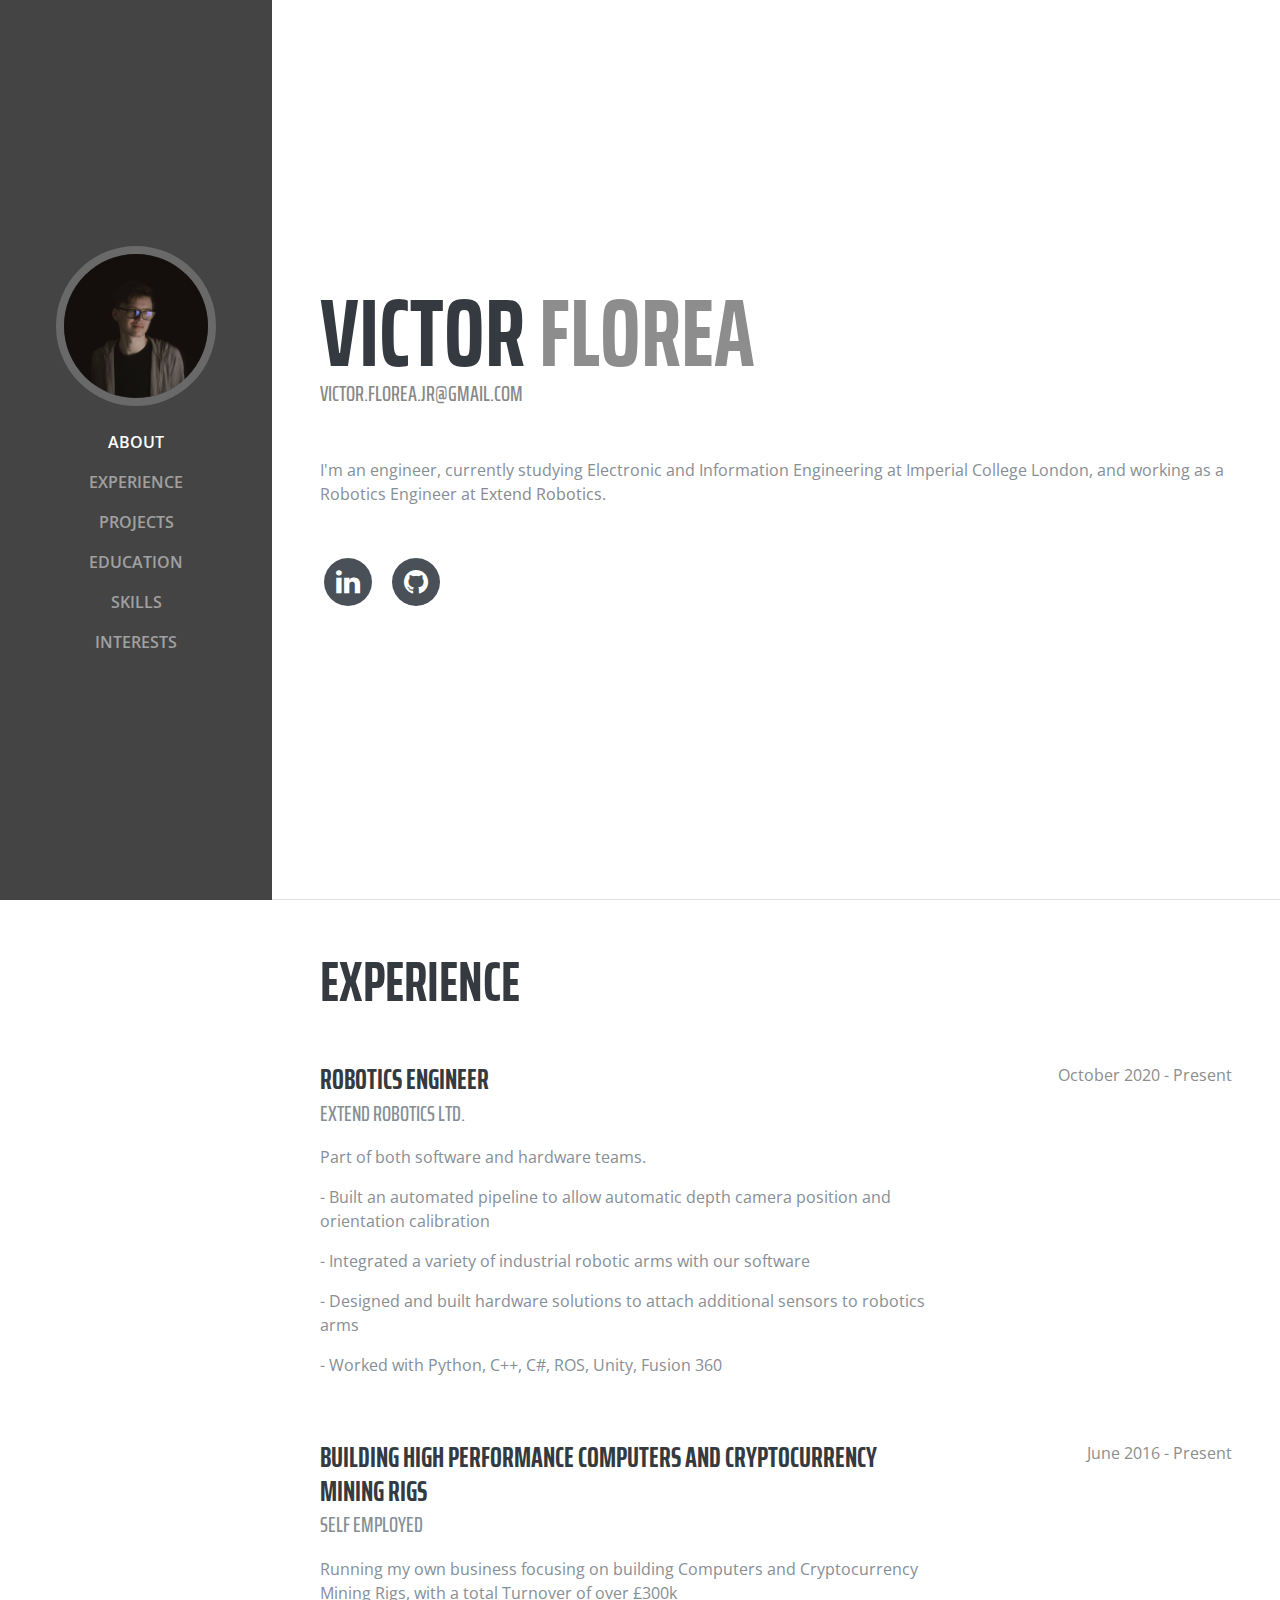
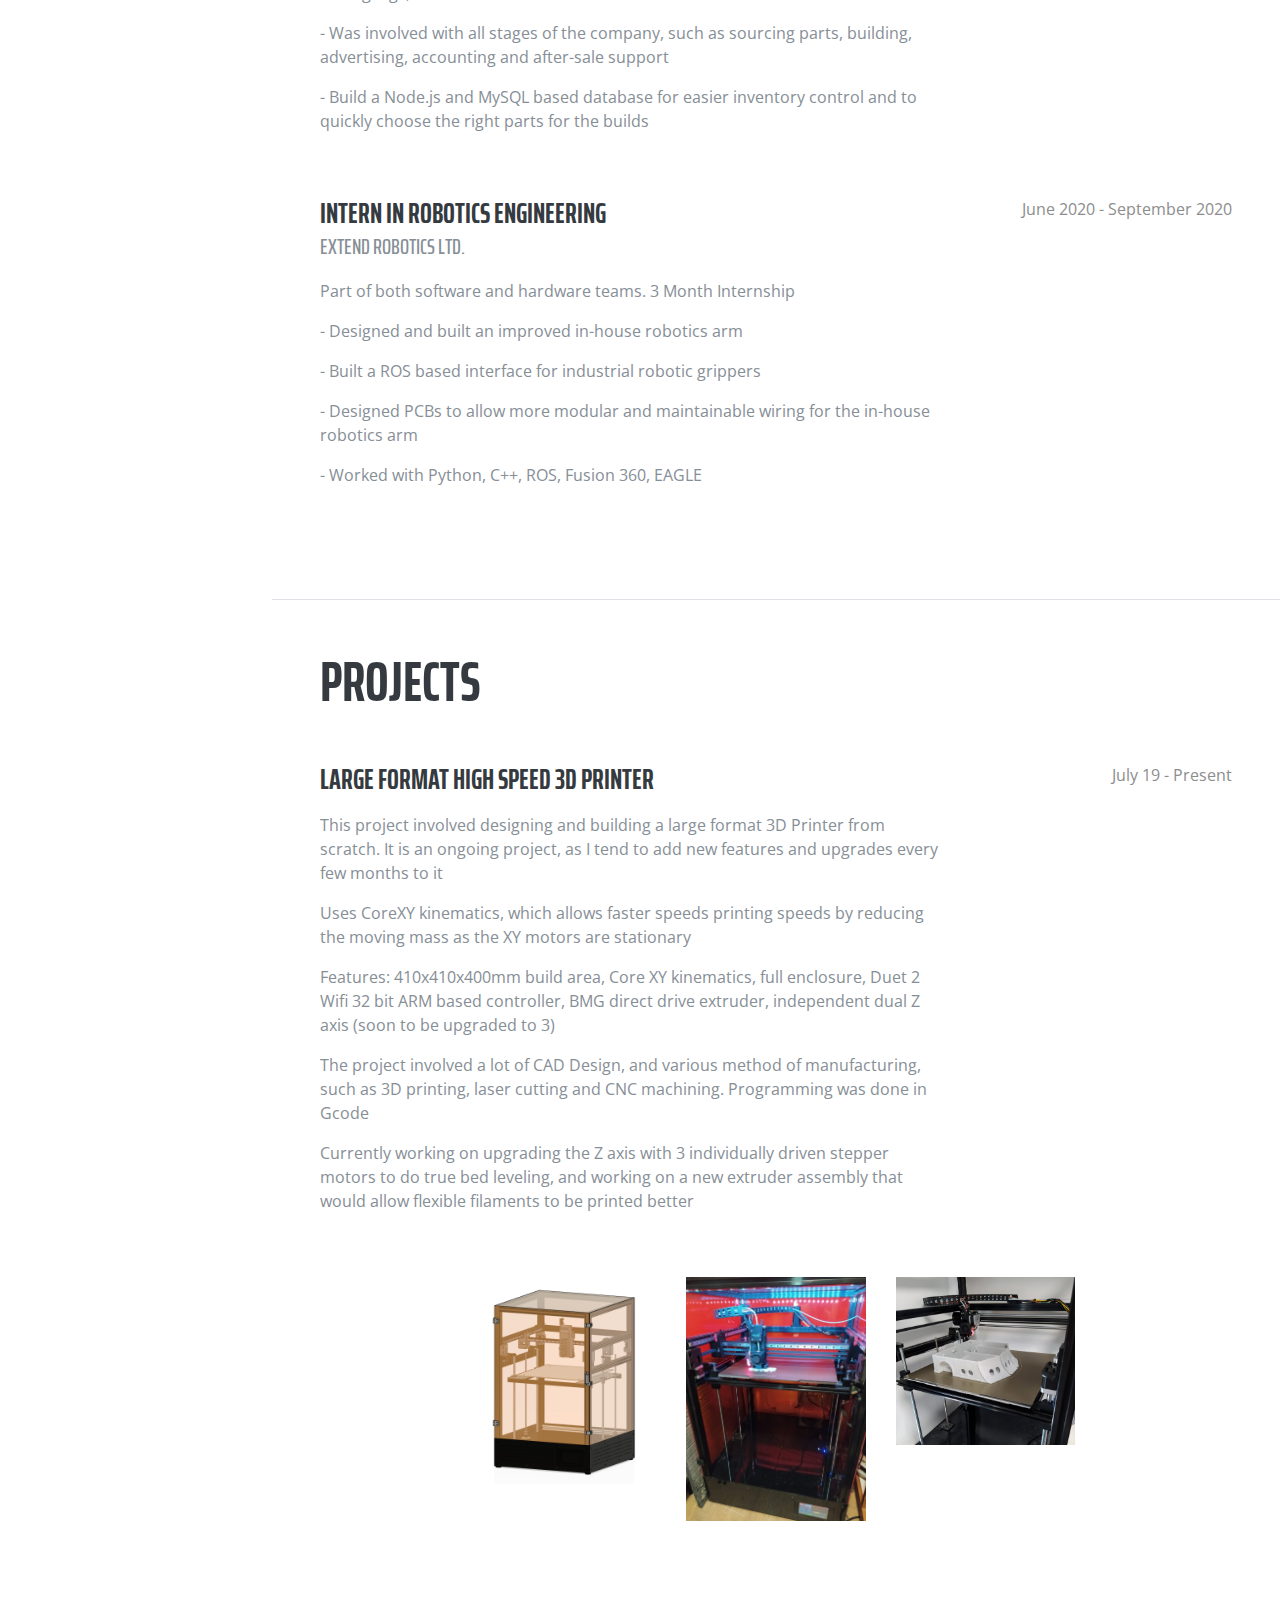
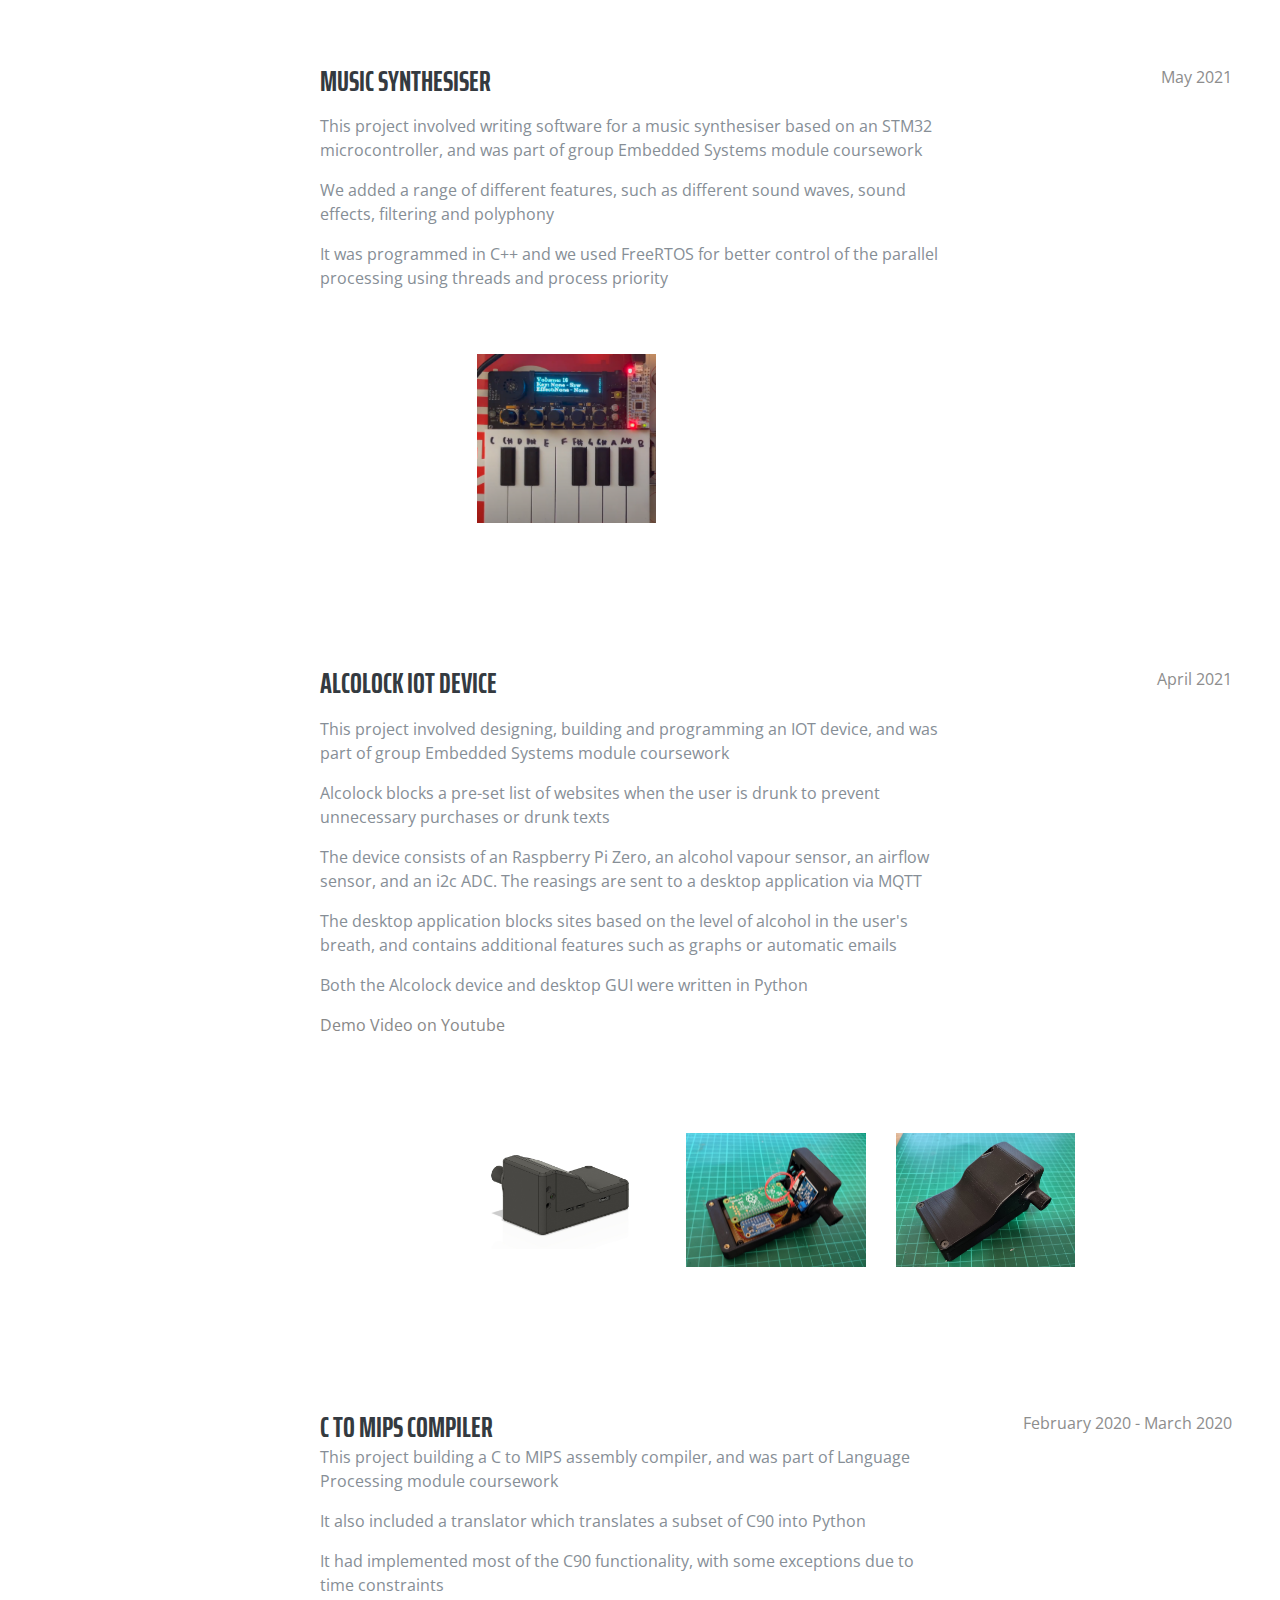
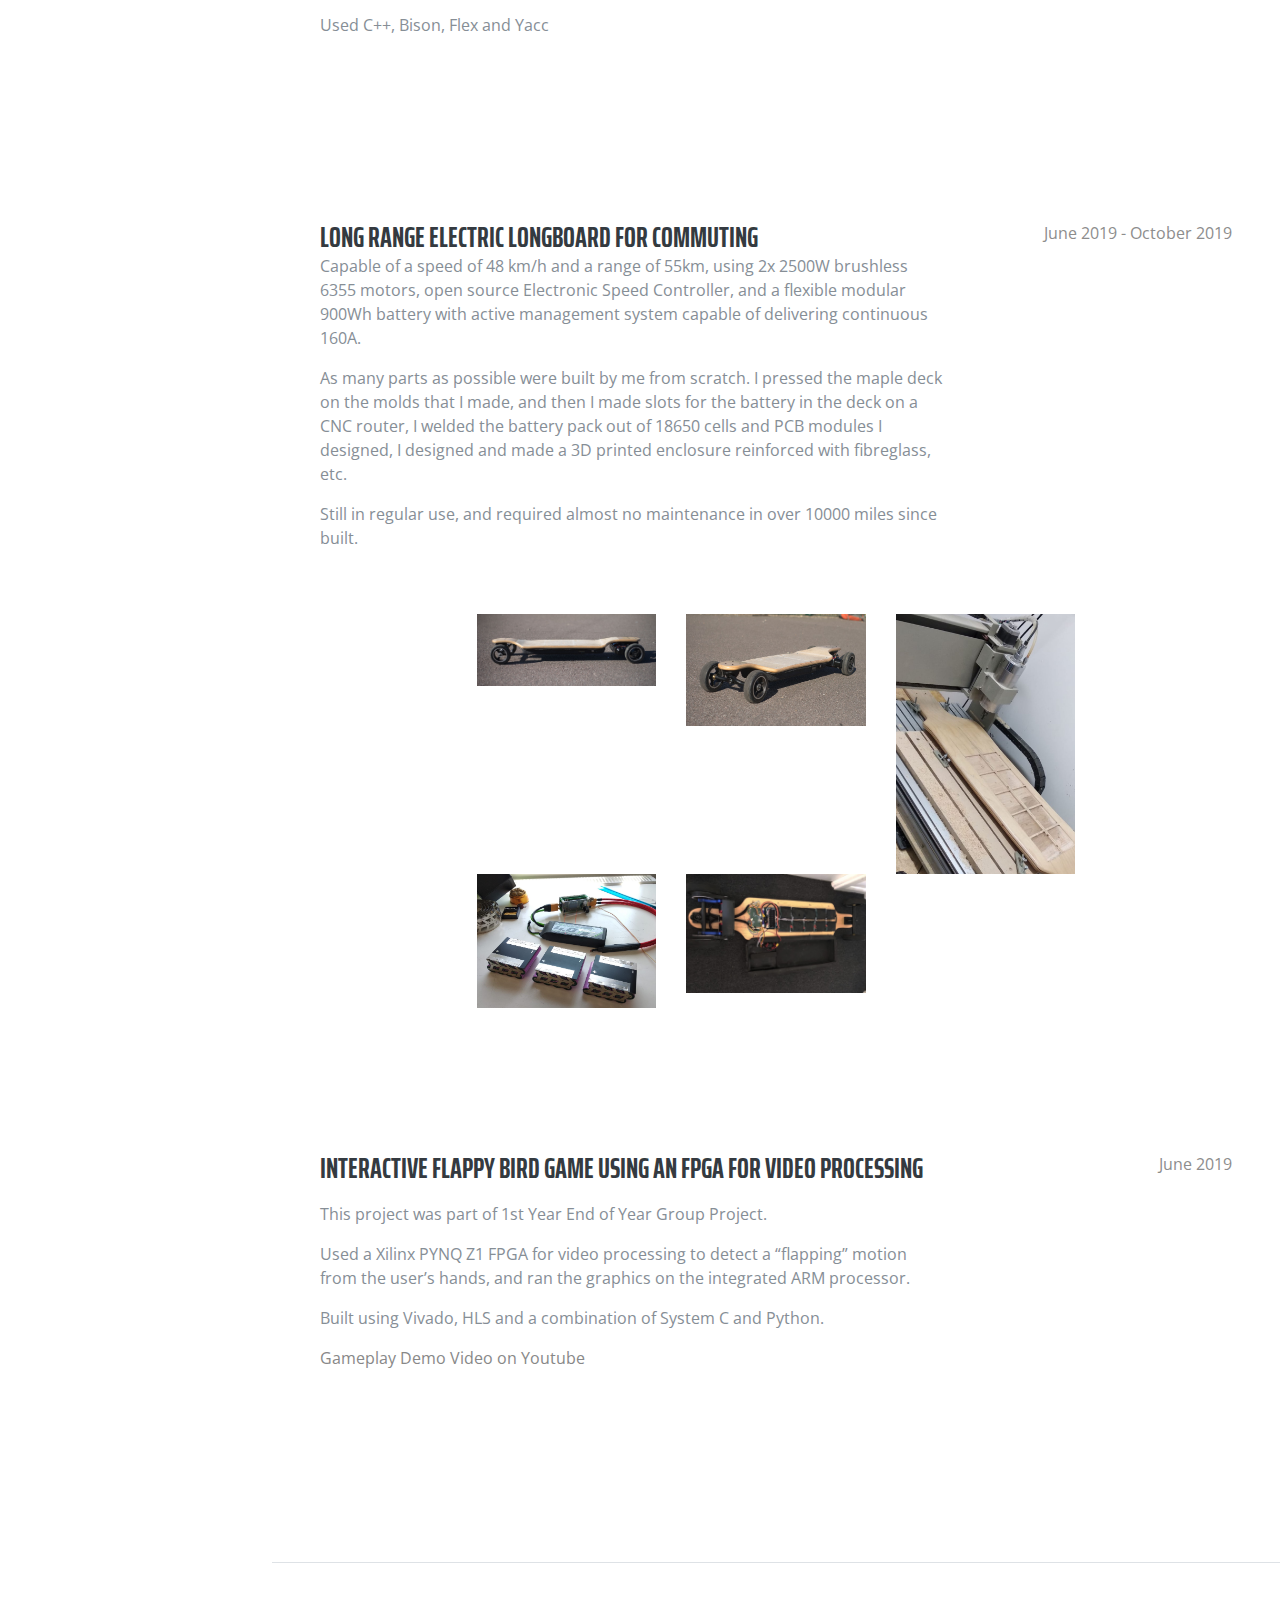
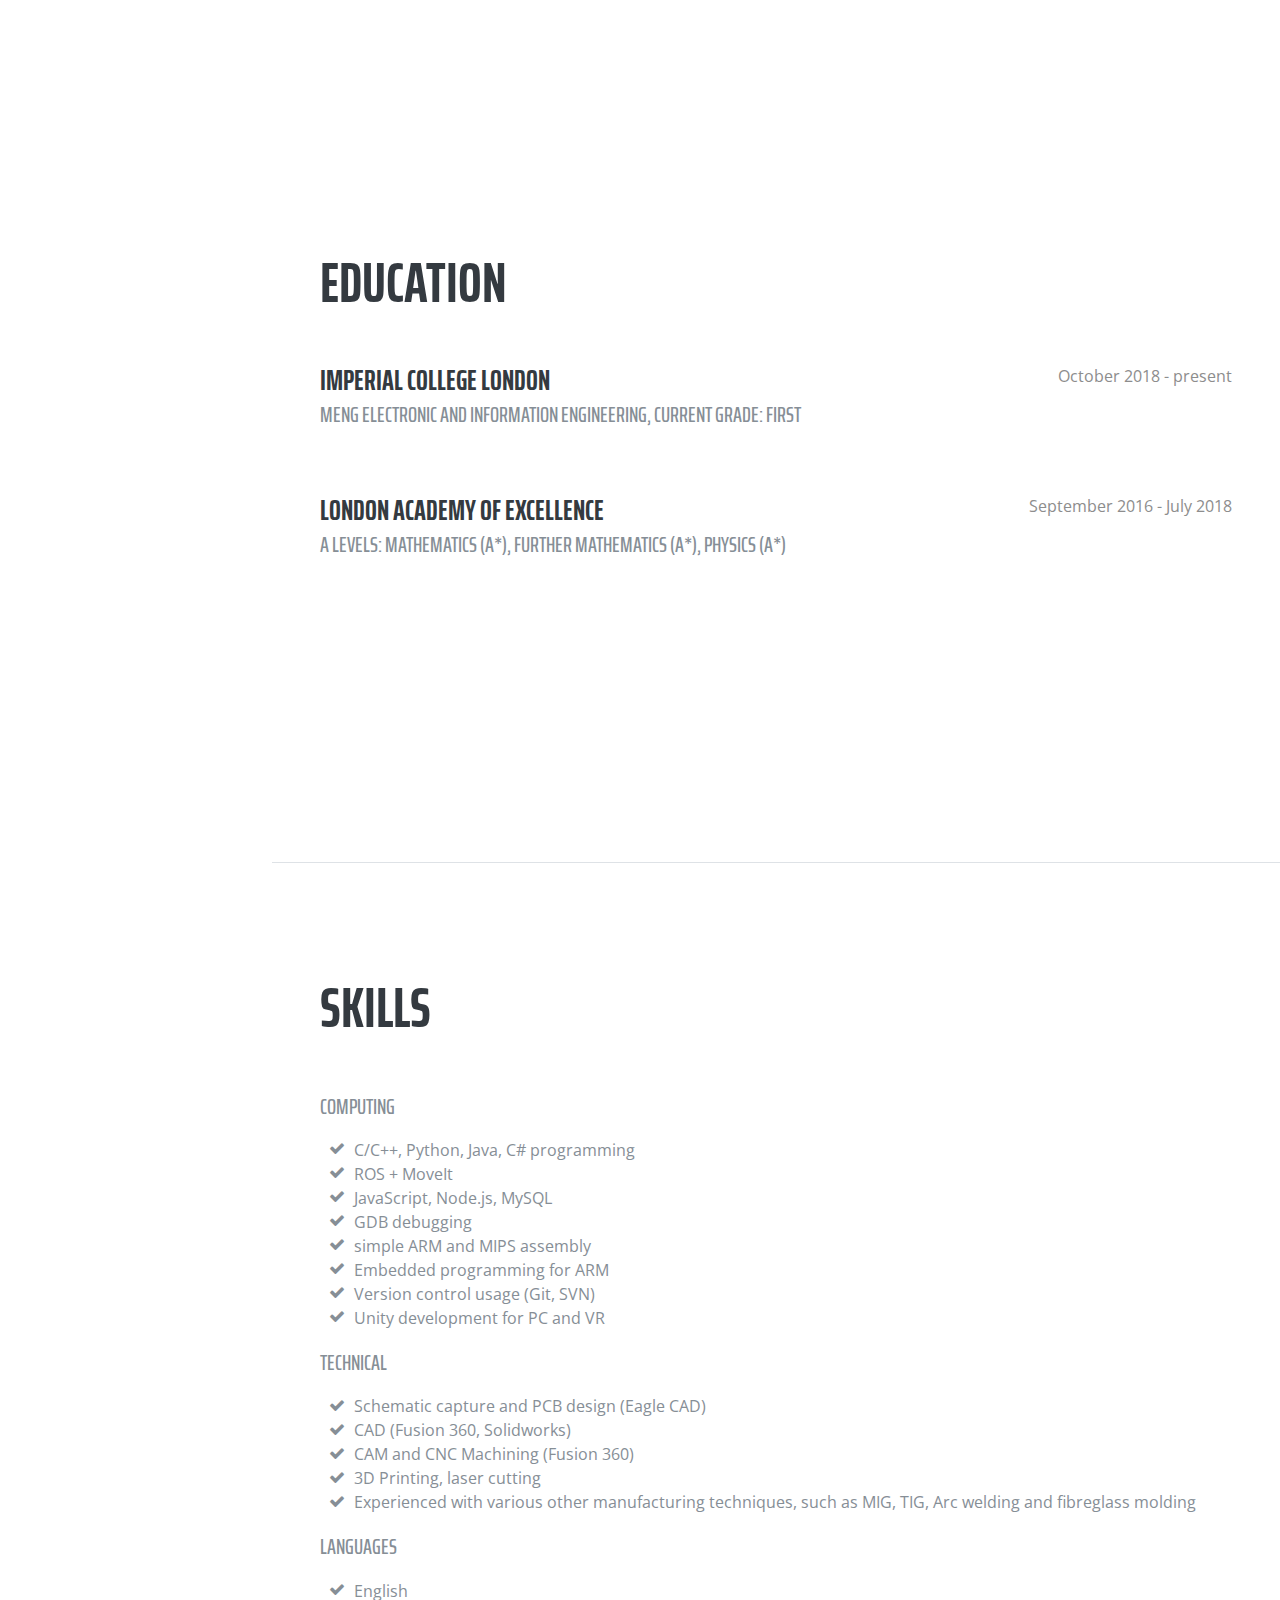
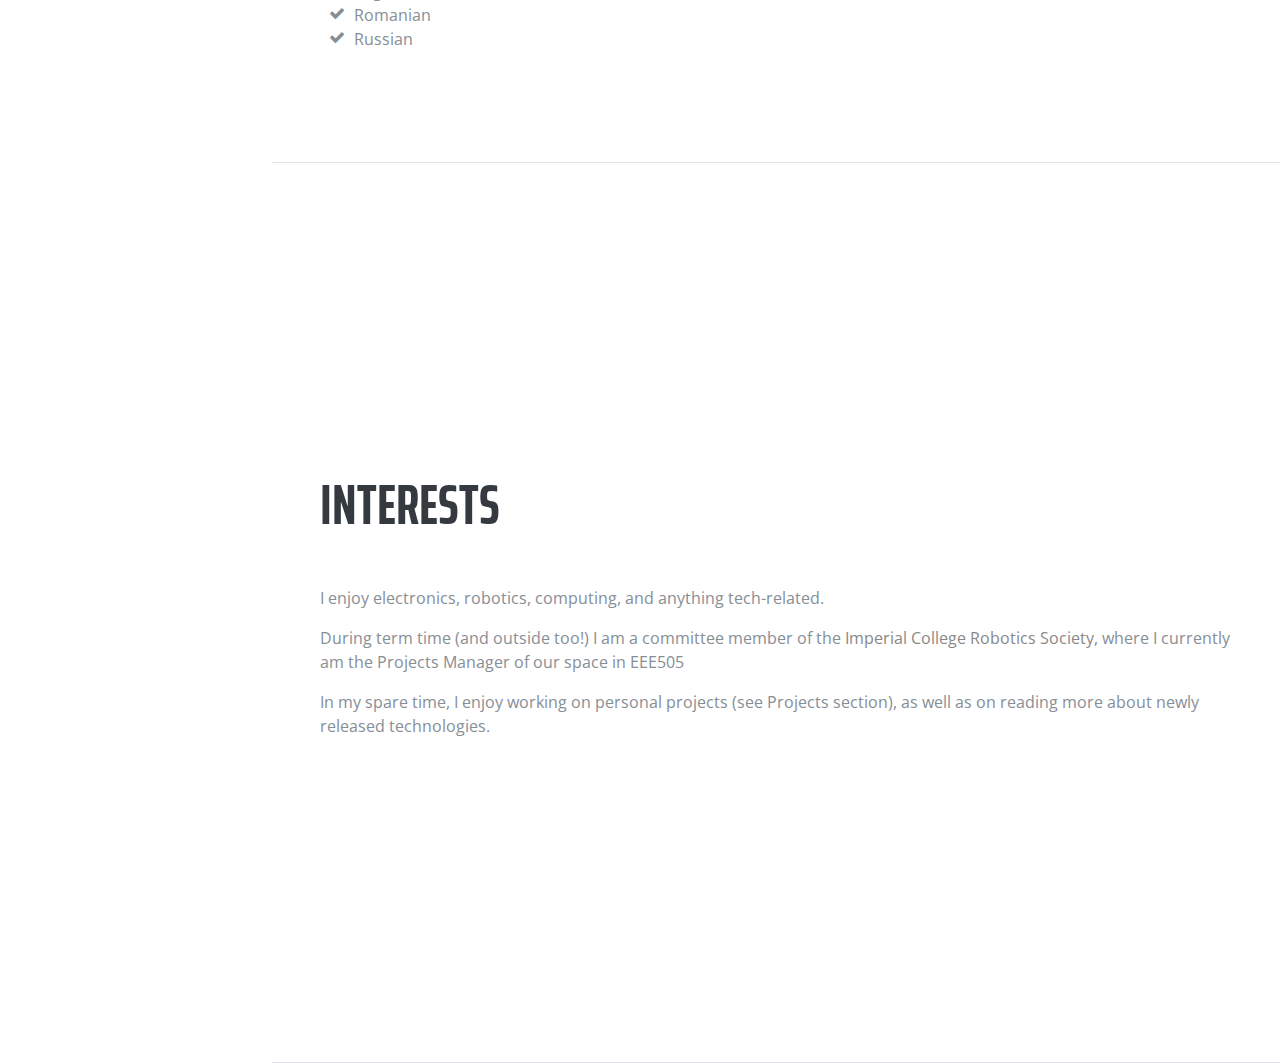
<file: index.html>
<!DOCTYPE html>
<html lang="en">

  
<head>

    <meta charset="utf-8">
    <meta name="viewport" content="width=device-width, initial-scale=1, shrink-to-fit=no">
    <meta name="description" content="">
    <meta name="author" content="">

    <title>Victor Florea - Portfolio</title>

    <!-- Bootstrap core CSS -->
    <link href="vendor/bootstrap/css/bootstrap.min.css" rel="stylesheet">
    
    <link href="scss/ekko-lightbox.css" rel="stylesheet">

    <!-- Custom fonts for this template -->
    <link href="https://fonts.googleapis.com/css?family=Saira+Extra+Condensed:100,200,300,400,500,600,700,800,900" rel="stylesheet">
    <link href="https://fonts.googleapis.com/css?family=Open+Sans:300,300i,400,400i,600,600i,700,700i,800,800i" rel="stylesheet">
    <link href="vendor/font-awesome/css/font-awesome.min.css" rel="stylesheet">
    <link href="vendor/devicons/css/devicons.min.css" rel="stylesheet">
    <link href="vendor/simple-line-icons/css/simple-line-icons.css" rel="stylesheet">

    <!-- Custom styles for this template -->
    <link href="css/resume.css" rel="stylesheet">

  </head>

  <body id="page-top">

    <nav class="navbar navbar-expand-lg navbar-dark bg-primary fixed-top" id="sideNav">
      <a class="navbar-brand js-scroll-trigger" href="#page-top">
        <span class="d-block d-lg-none">Victor Florea - Portfolio</span>
        <span class="d-none d-lg-block">
          <img class="img-fluid img-profile rounded-circle mx-auto mb-2" src="img/profile.jpg" alt="">
        </span>
      </a>
      <button class="navbar-toggler" type="button" data-toggle="collapse" data-target="#navbarSupportedContent" aria-controls="navbarSupportedContent" aria-expanded="false" aria-label="Toggle navigation">
        <span class="navbar-toggler-icon"></span>
      </button>
      <div class="collapse navbar-collapse" id="navbarSupportedContent">
        <ul class="navbar-nav">
          <li class="nav-item">
            <a class="nav-link js-scroll-trigger" href="#about">About</a>
          </li>
          <li class="nav-item">
            <a class="nav-link js-scroll-trigger" href="#experience">Experience</a>
          </li>
          <li class="nav-item">
            <a class="nav-link js-scroll-trigger" href="#projects">Projects</a>
          </li>
          <li class="nav-item">
            <a class="nav-link js-scroll-trigger" href="#education">Education</a>
          </li>
          <li class="nav-item">
            <a class="nav-link js-scroll-trigger" href="#skills">Skills</a>
          </li>
          <li class="nav-item">
            <a class="nav-link js-scroll-trigger" href="#interests">Interests</a>
          </li>
        </ul>
      </div>
    </nav>

    <div class="container-fluid p-0">

      <section class="resume-section p-3 p-lg-5 d-flex d-column" id="about">
        <div class="my-auto">
          <h1 class="mb-0">Victor
            <span class="text-primary">Florea</span>
          </h1>
          <div class="subheading mb-5">
            <a href="mailto:victor.florea.jr@gmail.com">victor.florea.jr@gmail.com</a>
          </div>
          <p class="mb-5">I'm an engineer, currently studying Electronic and Information Engineering at Imperial College London, and working as a Robotics Engineer at <a href="https://www.extendrobotics.com/">Extend Robotics.</a> </p>
 
          <ul class="list-inline list-social-icons mb-0">
            
            <li class="list-inline-item">
              <a href="https://www.linkedin.com/in/victor-florea-b03106118/">
                <span class="fa-stack fa-lg">
                  <i class="fa fa-circle fa-stack-2x"></i>
                  <i class="fa fa-linkedin fa-stack-1x fa-inverse"></i>
                </span>
              </a>
            </li>
            <li class="list-inline-item">
              <a href="https://github.com/VFjr">
                <span class="fa-stack fa-lg">
                  <i class="fa fa-circle fa-stack-2x"></i>
                  <i class="fa fa-github fa-stack-1x fa-inverse"></i>
                </span>
              </a>
            </li>
          </ul>
        </div>
      </section>

      <section class="resume-section p-3 p-lg-5 d-flex flex-column" id="experience">
        <div class="my-auto">
          <h2 class="mb-5">Experience</h2>


          <div class="resume-item d-flex flex-column flex-md-row mb-5">
            <div class="resume-content mr-auto">
              <h3 class="mb-0">Robotics Engineer</h3>
              <div class="subheading mb-3">Extend Robotics Ltd.</div>
              <p> Part of both software and hardware teams. </p>
              <p>- Built an automated pipeline to allow automatic depth camera position and orientation calibration </p>
              <p>- Integrated a variety of industrial robotic arms with our software </p>
              <p>- Designed and built hardware solutions to attach additional sensors to robotics arms </p>
              <p>- Worked with Python, C++, C#, ROS, Unity, Fusion 360</p>
            </div>
            <div class="resume-date text-md-right">
              <span class="text-primary">October 2020 - Present</span>
            </div>
          </div>

          <div class="resume-item d-flex flex-column flex-md-row mb-5">
            <div class="resume-content mr-auto">
              <h3 class="mb-0">Building High Performance Computers and Cryptocurrency Mining Rigs</h3>
              <div class="subheading mb-3">Self Employed</div>
              <p> Running my own business focusing on building Computers and Cryptocurrency Mining Rigs, with a total Turnover of over £300k</p>
              <p>- Was involved with all stages of the company, such as sourcing parts, building, advertising, accounting and after-sale support </p>
              <p>- Build a Node.js and MySQL based database for easier inventory control and to quickly choose the right parts for the builds </p>
            </div>
            <div class="resume-date text-md-right">
              <span class="text-primary">June 2016 - Present</span>
            </div>
          </div>

          <div class="resume-item d-flex flex-column flex-md-row mb-5">
            <div class="resume-content mr-auto">
              <h3 class="mb-0">Intern in Robotics Engineering</h3>
              <div class="subheading mb-3">Extend Robotics Ltd.</div>
              <p> Part of both software and hardware teams. 3 Month Internship</p>
              <p>- Designed and built an improved in-house robotics arm </p>
              <p>- Built a ROS based interface for industrial robotic grippers</p>
              <p>- Designed PCBs to allow more modular and maintainable wiring for the in-house robotics arm </p>
              <p>- Worked with Python, C++, ROS, Fusion 360, EAGLE</p>
            </div>
            <div class="resume-date text-md-right">
              <span class="text-primary">June 2020 - September 2020</span>
            </div>
          </div>



        </div>

      </section>

      
      
      <section class="resume-section p-3 p-lg-5 d-flex flex-column" id="projects">
        <div class="my-auto">
          <h2 class="mb-5">Projects</h2>
          
          
           <div class="resume-item d-flex flex-column flex-md-row mb-5">
            <div class="resume-content mr-auto">
              <h3 class="mb-0">Large Format High Speed 3D Printer</h3>
              <p></p>
              <p> This project involved designing and building a large format 3D Printer from scratch. It is an ongoing project, as I tend to add new features and upgrades every few months to it</p>
              <p> Uses CoreXY kinematics, which allows faster speeds printing speeds by reducing the moving mass as the XY motors are stationary </p>
              <p> Features: 410x410x400mm build area, Core XY kinematics, full enclosure, Duet 2 Wifi 32 bit ARM based controller, BMG direct drive extruder, independent dual Z axis (soon to be upgraded to 3) </p>
              <p> The project involved a lot of CAD Design, and various method of manufacturing, such as 3D printing, laser cutting and CNC machining. Programming was done in Gcode</p>
              <p> Currently working on upgrading the Z axis with 3 individually driven stepper motors to do true bed leveling, and working on a new extruder assembly that would allow flexible filaments to be printed better </p>
              </div>
            <div class="resume-date text-md-right">
              <span class="text-primary">July 19 - Present</span>
            </div>
          </div>
          
          <div class="row justify-content-center">
    <div class="col-md-8">
        <div class="row">
            <a href="img/3d_printer/render.png" data-toggle="lightbox" data-gallery="watch" class="col-sm-4">
                <img src="img/3d_printer/render.png" class="img-fluid">
            </a>
            <a href="img/3d_printer/current_photo.jpg" data-toggle="lightbox" data-gallery="watch" class="col-sm-4">
                <img src="img/3d_printer/current_photo.jpg" class="img-fluid">
            </a>
            <a href="img/3d_printer/sample.png" data-toggle="lightbox" data-gallery="watch" class="col-sm-4">
                <img src="img/3d_printer/sample.png" class="img-fluid">
            </a>
        </div>
     
    </div>
</div>
<br /> 
<br /> 
<br /> 
<br /> 
<br /> 
<br /> 




          <div class="resume-item d-flex flex-column flex-md-row mb-5">
            <div class="resume-content mr-auto">
              <h3 class="mb-0">Music Synthesiser</h3>
              <p></p>
              <p> This project involved writing software for a music synthesiser based on an STM32 microcontroller, and was part of group Embedded Systems module coursework </p>
              <p> We added a range of different features, such as different sound waves, sound effects, filtering and polyphony</p>
              <p> It was programmed in C++ and we used FreeRTOS for better control of the parallel processing using threads and process priority</p>
              </div>
            <div class="resume-date text-md-right">
              <span class="text-primary">May 2021</span>
            </div>
          </div>

<div class="row justify-content-center">
<div class="col-md-8">
<div class="row">
  <a href="img/synth.png" data-toggle="lightbox" data-gallery="watch" class="col-sm-4">
      <img src="img/synth.png" class="img-fluid">
  </a>

</div>

</div>
</div>
<br /> 
<br /> 
<br /> 
<br /> 
<br /> 
<br /> 




           <div class="resume-item d-flex flex-column flex-md-row mb-5">
            <div class="resume-content mr-auto">
              <h3 class="mb-0">AlcoLock IOT Device</h3>
              <p></p>
             <p>This project involved designing, building and programming an IOT device, and was part of group Embedded Systems module coursework</p>
             <p> Alcolock blocks a pre-set list of websites when the user is drunk to prevent unnecessary purchases or drunk texts </p>
             <p> The device consists of an Raspberry Pi Zero, an alcohol vapour sensor, an airflow sensor, and an i2c ADC. The reasings are sent to a desktop application via MQTT </p>
             <p> The desktop application blocks sites based on the level of alcohol in the user's breath, and contains additional features such as graphs or automatic emails </p>
             <p> Both the Alcolock device and desktop GUI were written in Python </p>
             <p class="mb-5"> <a href="https://www.youtube.com/watch?v=3BMfqGLoMrM">Demo Video on Youtube</a> </p>
              </div>
            </p>
            
            <div class="resume-date text-md-right">
              <span class="text-primary">April 2021</span>
            </div>
          </div>
          
          
             <div class="row justify-content-center">
    <div class="col-md-8">
        <div class="row">
            <a href="img/alcolock/render.jpg" data-toggle="lightbox" data-gallery="drone" class="col-sm-4">
                <img src="img/alcolock/render.jpg" class="img-fluid">
            </a>
            <a href="img/alcolock/inside.jpeg" data-toggle="lightbox" data-gallery="drone" class="col-sm-4">
                <img src="img/alcolock/inside.jpeg" class="img-fluid">
            </a>
            <a href="img/alcolock/outside.jpeg" data-toggle="lightbox" data-gallery="drone" class="col-sm-4">
              <img src="img/alcolock/outside.jpeg" class="img-fluid">
          </a>
        </div>
     
    </div>
</div>
<br /> 
<br /> 
<br /> 
<br /> 
<br /> 
<br /> 
          
       <div class="resume-item d-flex flex-column flex-md-row mb-5">
            <div class="resume-content mr-auto">
              <h3 class="mb-0">C to MIPS Compiler</h3>
              <p> This project building a C to MIPS assembly compiler, and was part of Language Processing module coursework</p>
              <p> It also included a translator which translates a subset of C90 into Python</p>
              <p> It had implemented most of the C90 functionality, with some exceptions due to time constraints</p>
              <p> Used C++, Bison, Flex and Yacc </p>
       </div>
            
            <div class="resume-date text-md-right">
              <span class="text-primary">February 2020 - March 2020</span>
            </div>
          </div>

<br /> 
<br /> 

<br /> 
<br /> 
<br /> 
             
          
          
<div class="resume-item d-flex flex-column flex-md-row mb-5">
            <div class="resume-content mr-auto">
              <h3 class="mb-0">Long Range Electric Longboard for Commuting</h3>
              <p>Capable of a speed of 48 km/h and a range of 55km, using 2x 2500W brushless 6355 motors, open source Electronic Speed Controller, and a flexible modular 900Wh battery with active management system capable of delivering continuous 160A.</p>
              <p>As many parts as possible were built by me from scratch. I pressed the maple deck on the molds that I made, and then I made slots for the battery in the deck on a CNC router, I welded the battery pack out of 18650 cells and PCB modules I designed, I designed and made a 3D printed enclosure reinforced with fibreglass, etc. </p> 
              <p>Still in regular use, and required almost no maintenance in over 10000 miles since built.</p>             
       </div>
            
            <div class="resume-date text-md-right">
              <span class="text-primary">June 2019 - October 2019</span>
            </div>
          </div>
          
          
             <div class="row justify-content-center">
    <div class="col-md-8">
        <div class="row">
            <a href="img/esk8/side.jpeg" data-toggle="lightbox" data-gallery="climbertimer" class="col-sm-4">
                <img src="img/esk8/side.jpeg" class="img-fluid">
            </a>
          
            <a href="img/esk8/front.jpeg" data-toggle="lightbox" data-gallery="climbertimer" class="col-sm-4">
              <img src="img/esk8/front.jpeg" class="img-fluid">
          </a>
          <a href="img/esk8/slots.jpeg" data-toggle="lightbox" data-gallery="climbertimer" class="col-sm-4">
            <img src="img/esk8/slots.jpeg" class="img-fluid">
        </a>
          <a href="img/esk8/battery.jpeg" data-toggle="lightbox" data-gallery="climbertimer" class="col-sm-4">
            <img src="img/esk8/battery.jpeg" class="img-fluid">
        </a>
        
          <a href="img/esk8/inside.jpeg" data-toggle="lightbox" data-gallery="climbertimer" class="col-sm-4">
            <img src="img/esk8/inside.jpeg" class="img-fluid">
        </a>
       
        </div>
     
    </div>
</div>
<br /> 
<br /> 
<br /> 
<br /> 
<br /> 
<br /> 
          
          
          
          
          <div class="resume-item d-flex flex-column flex-md-row mb-5">
            <div class="resume-content mr-auto">
              <h3 class="mb-0">Interactive Flappy Bird game using an FPGA for video processing</h3>
              <p></p>
              <p>This project was part of 1st Year End of Year Group Project. </p>
              <p>Used a Xilinx PYNQ Z1 FPGA for video processing to detect a “flapping” motion from the user’s hands, and ran the graphics on
                the integrated ARM processor.</p>
              <p>Built using Vivado, HLS and a combination of System C and Python.</p>
              <p class="mb-5"> <a href="https://www.youtube.com/watch?v=Gdy9L31zuA0">Gameplay Demo Video on Youtube</a> </p>
             
              </div>
            </p>
            
            <div class="resume-date text-md-right">
              <span class="text-primary">June 2019</span>
            </div>
          </div>

          
<br /> 
<br /> 


  
      </section>

      
<section class="resume-section p-3 p-lg-5 d-flex flex-column" id="education">
  <div class="my-auto">
    <h2 class="mb-5">Education</h2>

    <div class="resume-item d-flex flex-column flex-md-row mb-5">
      <div class="resume-content mr-auto">
        <h3 class="mb-0">Imperial College London</h3>
        <div class="subheading mb-3">MEng Electronic and Information Engineering, current grade: First</div>
      </div>
      <div class="resume-date text-md-right">
        <span class="text-primary">October 2018 - present</span>
      </div>
    </div>

    <div class="resume-item d-flex flex-column flex-md-row">
      <div class="resume-content mr-auto">
        <h3 class="mb-0">London Academy of Excellence</h3>
        <div class="subheading mb-3">A Levels: Mathematics (A*), Further Mathematics (A*), Physics (A*) </div>
      </div>
      <div class="resume-date text-md-right">
        <span class="text-primary">September 2016 - July 2018</span>
      </div>
    </div>

  </div>
</section>
         
      
      
      <section class="resume-section p-3 p-lg-5 d-flex flex-column" id="skills">
        <div class="my-auto">
          <h2 class="mb-5">Skills</h2>

          <div class="subheading mb-3">Computing</div>
          <ul class="fa-ul mb-0">
            <li>
              <i class="fa-li fa fa-check"></i>
              C/C++, Python, Java, C# programming</li>
            <li>
              <i class="fa-li fa fa-check"></i>
              ROS + MoveIt </li>
            <li>
              <i class="fa-li fa fa-check"></i>
              JavaScript, Node.js, MySQL </li>
            <li>
              <i class="fa-li fa fa-check"></i>
              GDB debugging</li>
            <li>
              <i class="fa-li fa fa-check"></i>
              simple ARM and MIPS assembly</li>
             <li>
              <i class="fa-li fa fa-check"></i>
              Embedded programming for ARM</li>
            <li>
              <i class="fa-li fa fa-check"></i>
              Version control usage (Git, SVN)</li>
              <li>
                <i class="fa-li fa fa-check"></i>
              Unity development for PC and VR</li>
              <li>

          </ul>
          <p> </p>
          <div class="subheading mb-3">Technical</div>
        <ul class="fa-ul mb-0">
            <li>
              <i class="fa-li fa fa-check"></i>
              Schematic capture and PCB design (Eagle CAD)</li>
            <li>
              <i class="fa-li fa fa-check"></i>
              CAD (Fusion 360, Solidworks)</li>
            <li>
              <i class="fa-li fa fa-check"></i>
              CAM and CNC Machining (Fusion 360) </li>
            <li>
              <i class="fa-li fa fa-check"></i>
              3D Printing, laser cutting</li>
            <li>
              
              <i class="fa-li fa fa-check"></i>
              Experienced with various other manufacturing techniques, such as MIG, TIG, Arc welding and fibreglass molding</li>
              <li>            
              
              
          </ul>
          
            <p></p>
          <div class="subheading mb-3">Languages</div>
          <ul class="fa-ul mb-0">
            <li>
              <i class="fa-li fa fa-check"></i>
              English</li>
            <li>
              <i class="fa-li fa fa-check"></i>
              Romanian</li>
            <li>
              <i class="fa-li fa fa-check"></i>
              Russian</li>
             <li>
          </ul>
        </div>
      </section>

      <section class="resume-section p-3 p-lg-5 d-flex flex-column" id="interests">
        <div class="my-auto">
          <h2 class="mb-5">Interests</h2>
         <p>I enjoy electronics, robotics, computing, and anything tech-related.</p>
         <p>During term time (and outside too!) I am a committee member of the <a href="http://icrs.io/">Imperial College Robotics Society</a>, where I currently am the Projects Manager of our space in EEE505</p>
          <p>In my spare time, I enjoy working on personal projects (see Projects section), as well as on reading more about newly released technologies.</p>

        </div>
      </section>

     
    </div>

    
    <!-- Bootstrap core JavaScript -->
    <script src="vendor/jquery/jquery.min.js"></script>
    <script src="vendor/bootstrap/js/bootstrap.bundle.min.js"></script>

    <!-- Plugin JavaScript -->
    <script src="vendor/jquery-easing/jquery.easing.min.js"></script>

    <!-- Custom scripts for this template -->
    <script src="js/resume.min.js"></script>
    
    <script src="js/ekko-lightbox.min.js"></script>
    
<script type="text/javascript">
    $(document).on('click', '[data-toggle="lightbox"]', function(event) {
                event.preventDefault();
                $(this).ekkoLightbox();
            });
    </script>
  </body>


</html>
</file>
<file: vendor/simple-line-icons/css/simple-line-icons.css>
@font-face {
  font-family: 'simple-line-icons';
  src: url('../fonts/Simple-Line-Iconsb26c.eot?v=2.4.0');
  src: url('../fonts/Simple-Line-Iconsb26c.eot?v=2.4.0#iefix') format('embedded-opentype'), url('../fonts/Simple-Line-Iconsb26c.woff2?v=2.4.0') format('woff2'), url('../fonts/Simple-Line-Iconsb26c.ttf?v=2.4.0') format('truetype'), url('../fonts/Simple-Line-Iconsb26c.woff?v=2.4.0') format('woff'), url('../fonts/Simple-Line-Iconsb26c.svg?v=2.4.0#simple-line-icons') format('svg');
  font-weight: normal;
  font-style: normal;
}
/*
 Use the following CSS code if you want to have a class per icon.
 Instead of a list of all class selectors, you can use the generic [class*="icon-"] selector, but it's slower:
*/
.icon-user,
.icon-people,
.icon-user-female,
.icon-user-follow,
.icon-user-following,
.icon-user-unfollow,
.icon-login,
.icon-logout,
.icon-emotsmile,
.icon-phone,
.icon-call-end,
.icon-call-in,
.icon-call-out,
.icon-map,
.icon-location-pin,
.icon-direction,
.icon-directions,
.icon-compass,
.icon-layers,
.icon-menu,
.icon-list,
.icon-options-vertical,
.icon-options,
.icon-arrow-down,
.icon-arrow-left,
.icon-arrow-right,
.icon-arrow-up,
.icon-arrow-up-circle,
.icon-arrow-left-circle,
.icon-arrow-right-circle,
.icon-arrow-down-circle,
.icon-check,
.icon-clock,
.icon-plus,
.icon-minus,
.icon-close,
.icon-event,
.icon-exclamation,
.icon-organization,
.icon-trophy,
.icon-screen-smartphone,
.icon-screen-desktop,
.icon-plane,
.icon-notebook,
.icon-mustache,
.icon-mouse,
.icon-magnet,
.icon-energy,
.icon-disc,
.icon-cursor,
.icon-cursor-move,
.icon-crop,
.icon-chemistry,
.icon-speedometer,
.icon-shield,
.icon-screen-tablet,
.icon-magic-wand,
.icon-hourglass,
.icon-graduation,
.icon-ghost,
.icon-game-controller,
.icon-fire,
.icon-eyeglass,
.icon-envelope-open,
.icon-envelope-letter,
.icon-bell,
.icon-badge,
.icon-anchor,
.icon-wallet,
.icon-vector,
.icon-speech,
.icon-puzzle,
.icon-printer,
.icon-present,
.icon-playlist,
.icon-pin,
.icon-picture,
.icon-handbag,
.icon-globe-alt,
.icon-globe,
.icon-folder-alt,
.icon-folder,
.icon-film,
.icon-feed,
.icon-drop,
.icon-drawer,
.icon-docs,
.icon-doc,
.icon-diamond,
.icon-cup,
.icon-calculator,
.icon-bubbles,
.icon-briefcase,
.icon-book-open,
.icon-basket-loaded,
.icon-basket,
.icon-bag,
.icon-action-undo,
.icon-action-redo,
.icon-wrench,
.icon-umbrella,
.icon-trash,
.icon-tag,
.icon-support,
.icon-frame,
.icon-size-fullscreen,
.icon-size-actual,
.icon-shuffle,
.icon-share-alt,
.icon-share,
.icon-rocket,
.icon-question,
.icon-pie-chart,
.icon-pencil,
.icon-note,
.icon-loop,
.icon-home,
.icon-grid,
.icon-graph,
.icon-microphone,
.icon-music-tone-alt,
.icon-music-tone,
.icon-earphones-alt,
.icon-earphones,
.icon-equalizer,
.icon-like,
.icon-dislike,
.icon-control-start,
.icon-control-rewind,
.icon-control-play,
.icon-control-pause,
.icon-control-forward,
.icon-control-end,
.icon-volume-1,
.icon-volume-2,
.icon-volume-off,
.icon-calendar,
.icon-bulb,
.icon-chart,
.icon-ban,
.icon-bubble,
.icon-camrecorder,
.icon-camera,
.icon-cloud-download,
.icon-cloud-upload,
.icon-envelope,
.icon-eye,
.icon-flag,
.icon-heart,
.icon-info,
.icon-key,
.icon-link,
.icon-lock,
.icon-lock-open,
.icon-magnifier,
.icon-magnifier-add,
.icon-magnifier-remove,
.icon-paper-clip,
.icon-paper-plane,
.icon-power,
.icon-refresh,
.icon-reload,
.icon-settings,
.icon-star,
.icon-symbol-female,
.icon-symbol-male,
.icon-target,
.icon-credit-card,
.icon-paypal,
.icon-social-tumblr,
.icon-social-twitter,
.icon-social-facebook,
.icon-social-instagram,
.icon-social-linkedin,
.icon-social-pinterest,
.icon-social-github,
.icon-social-google,
.icon-social-reddit,
.icon-social-skype,
.icon-social-dribbble,
.icon-social-behance,
.icon-social-foursqare,
.icon-social-soundcloud,
.icon-social-spotify,
.icon-social-stumbleupon,
.icon-social-youtube,
.icon-social-dropbox,
.icon-social-vkontakte,
.icon-social-steam {
  font-family: 'simple-line-icons';
  speak: none;
  font-style: normal;
  font-weight: normal;
  font-variant: normal;
  text-transform: none;
  line-height: 1;
  /* Better Font Rendering =========== */
  -webkit-font-smoothing: antialiased;
  -moz-osx-font-smoothing: grayscale;
}
.icon-user:before {
  content: "\e005";
}
.icon-people:before {
  content: "\e001";
}
.icon-user-female:before {
  content: "\e000";
}
.icon-user-follow:before {
  content: "\e002";
}
.icon-user-following:before {
  content: "\e003";
}
.icon-user-unfollow:before {
  content: "\e004";
}
.icon-login:before {
  content: "\e066";
}
.icon-logout:before {
  content: "\e065";
}
.icon-emotsmile:before {
  content: "\e021";
}
.icon-phone:before {
  content: "\e600";
}
.icon-call-end:before {
  content: "\e048";
}
.icon-call-in:before {
  content: "\e047";
}
.icon-call-out:before {
  content: "\e046";
}
.icon-map:before {
  content: "\e033";
}
.icon-location-pin:before {
  content: "\e096";
}
.icon-direction:before {
  content: "\e042";
}
.icon-directions:before {
  content: "\e041";
}
.icon-compass:before {
  content: "\e045";
}
.icon-layers:before {
  content: "\e034";
}
.icon-menu:before {
  content: "\e601";
}
.icon-list:before {
  content: "\e067";
}
.icon-options-vertical:before {
  content: "\e602";
}
.icon-options:before {
  content: "\e603";
}
.icon-arrow-down:before {
  content: "\e604";
}
.icon-arrow-left:before {
  content: "\e605";
}
.icon-arrow-right:before {
  content: "\e606";
}
.icon-arrow-up:before {
  content: "\e607";
}
.icon-arrow-up-circle:before {
  content: "\e078";
}
.icon-arrow-left-circle:before {
  content: "\e07a";
}
.icon-arrow-right-circle:before {
  content: "\e079";
}
.icon-arrow-down-circle:before {
  content: "\e07b";
}
.icon-check:before {
  content: "\e080";
}
.icon-clock:before {
  content: "\e081";
}
.icon-plus:before {
  content: "\e095";
}
.icon-minus:before {
  content: "\e615";
}
.icon-close:before {
  content: "\e082";
}
.icon-event:before {
  content: "\e619";
}
.icon-exclamation:before {
  content: "\e617";
}
.icon-organization:before {
  content: "\e616";
}
.icon-trophy:before {
  content: "\e006";
}
.icon-screen-smartphone:before {
  content: "\e010";
}
.icon-screen-desktop:before {
  content: "\e011";
}
.icon-plane:before {
  content: "\e012";
}
.icon-notebook:before {
  content: "\e013";
}
.icon-mustache:before {
  content: "\e014";
}
.icon-mouse:before {
  content: "\e015";
}
.icon-magnet:before {
  content: "\e016";
}
.icon-energy:before {
  content: "\e020";
}
.icon-disc:before {
  content: "\e022";
}
.icon-cursor:before {
  content: "\e06e";
}
.icon-cursor-move:before {
  content: "\e023";
}
.icon-crop:before {
  content: "\e024";
}
.icon-chemistry:before {
  content: "\e026";
}
.icon-speedometer:before {
  content: "\e007";
}
.icon-shield:before {
  content: "\e00e";
}
.icon-screen-tablet:before {
  content: "\e00f";
}
.icon-magic-wand:before {
  content: "\e017";
}
.icon-hourglass:before {
  content: "\e018";
}
.icon-graduation:before {
  content: "\e019";
}
.icon-ghost:before {
  content: "\e01a";
}
.icon-game-controller:before {
  content: "\e01b";
}
.icon-fire:before {
  content: "\e01c";
}
.icon-eyeglass:before {
  content: "\e01d";
}
.icon-envelope-open:before {
  content: "\e01e";
}
.icon-envelope-letter:before {
  content: "\e01f";
}
.icon-bell:before {
  content: "\e027";
}
.icon-badge:before {
  content: "\e028";
}
.icon-anchor:before {
  content: "\e029";
}
.icon-wallet:before {
  content: "\e02a";
}
.icon-vector:before {
  content: "\e02b";
}
.icon-speech:before {
  content: "\e02c";
}
.icon-puzzle:before {
  content: "\e02d";
}
.icon-printer:before {
  content: "\e02e";
}
.icon-present:before {
  content: "\e02f";
}
.icon-playlist:before {
  content: "\e030";
}
.icon-pin:before {
  content: "\e031";
}
.icon-picture:before {
  content: "\e032";
}
.icon-handbag:before {
  content: "\e035";
}
.icon-globe-alt:before {
  content: "\e036";
}
.icon-globe:before {
  content: "\e037";
}
.icon-folder-alt:before {
  content: "\e039";
}
.icon-folder:before {
  content: "\e089";
}
.icon-film:before {
  content: "\e03a";
}
.icon-feed:before {
  content: "\e03b";
}
.icon-drop:before {
  content: "\e03e";
}
.icon-drawer:before {
  content: "\e03f";
}
.icon-docs:before {
  content: "\e040";
}
.icon-doc:before {
  content: "\e085";
}
.icon-diamond:before {
  content: "\e043";
}
.icon-cup:before {
  content: "\e044";
}
.icon-calculator:before {
  content: "\e049";
}
.icon-bubbles:before {
  content: "\e04a";
}
.icon-briefcase:before {
  content: "\e04b";
}
.icon-book-open:before {
  content: "\e04c";
}
.icon-basket-loaded:before {
  content: "\e04d";
}
.icon-basket:before {
  content: "\e04e";
}
.icon-bag:before {
  content: "\e04f";
}
.icon-action-undo:before {
  content: "\e050";
}
.icon-action-redo:before {
  content: "\e051";
}
.icon-wrench:before {
  content: "\e052";
}
.icon-umbrella:before {
  content: "\e053";
}
.icon-trash:before {
  content: "\e054";
}
.icon-tag:before {
  content: "\e055";
}
.icon-support:before {
  content: "\e056";
}
.icon-frame:before {
  content: "\e038";
}
.icon-size-fullscreen:before {
  content: "\e057";
}
.icon-size-actual:before {
  content: "\e058";
}
.icon-shuffle:before {
  content: "\e059";
}
.icon-share-alt:before {
  content: "\e05a";
}
.icon-share:before {
  content: "\e05b";
}
.icon-rocket:before {
  content: "\e05c";
}
.icon-question:before {
  content: "\e05d";
}
.icon-pie-chart:before {
  content: "\e05e";
}
.icon-pencil:before {
  content: "\e05f";
}
.icon-note:before {
  content: "\e060";
}
.icon-loop:before {
  content: "\e064";
}
.icon-home:before {
  content: "\e069";
}
.icon-grid:before {
  content: "\e06a";
}
.icon-graph:before {
  content: "\e06b";
}
.icon-microphone:before {
  content: "\e063";
}
.icon-music-tone-alt:before {
  content: "\e061";
}
.icon-music-tone:before {
  content: "\e062";
}
.icon-earphones-alt:before {
  content: "\e03c";
}
.icon-earphones:before {
  content: "\e03d";
}
.icon-equalizer:before {
  content: "\e06c";
}
.icon-like:before {
  content: "\e068";
}
.icon-dislike:before {
  content: "\e06d";
}
.icon-control-start:before {
  content: "\e06f";
}
.icon-control-rewind:before {
  content: "\e070";
}
.icon-control-play:before {
  content: "\e071";
}
.icon-control-pause:before {
  content: "\e072";
}
.icon-control-forward:before {
  content: "\e073";
}
.icon-control-end:before {
  content: "\e074";
}
.icon-volume-1:before {
  content: "\e09f";
}
.icon-volume-2:before {
  content: "\e0a0";
}
.icon-volume-off:before {
  content: "\e0a1";
}
.icon-calendar:before {
  content: "\e075";
}
.icon-bulb:before {
  content: "\e076";
}
.icon-chart:before {
  content: "\e077";
}
.icon-ban:before {
  content: "\e07c";
}
.icon-bubble:before {
  content: "\e07d";
}
.icon-camrecorder:before {
  content: "\e07e";
}
.icon-camera:before {
  content: "\e07f";
}
.icon-cloud-download:before {
  content: "\e083";
}
.icon-cloud-upload:before {
  content: "\e084";
}
.icon-envelope:before {
  content: "\e086";
}
.icon-eye:before {
  content: "\e087";
}
.icon-flag:before {
  content: "\e088";
}
.icon-heart:before {
  content: "\e08a";
}
.icon-info:before {
  content: "\e08b";
}
.icon-key:before {
  content: "\e08c";
}
.icon-link:before {
  content: "\e08d";
}
.icon-lock:before {
  content: "\e08e";
}
.icon-lock-open:before {
  content: "\e08f";
}
.icon-magnifier:before {
  content: "\e090";
}
.icon-magnifier-add:before {
  content: "\e091";
}
.icon-magnifier-remove:before {
  content: "\e092";
}
.icon-paper-clip:before {
  content: "\e093";
}
.icon-paper-plane:before {
  content: "\e094";
}
.icon-power:before {
  content: "\e097";
}
.icon-refresh:before {
  content: "\e098";
}
.icon-reload:before {
  content: "\e099";
}
.icon-settings:before {
  content: "\e09a";
}
.icon-star:before {
  content: "\e09b";
}
.icon-symbol-female:before {
  content: "\e09c";
}
.icon-symbol-male:before {
  content: "\e09d";
}
.icon-target:before {
  content: "\e09e";
}
.icon-credit-card:before {
  content: "\e025";
}
.icon-paypal:before {
  content: "\e608";
}
.icon-social-tumblr:before {
  content: "\e00a";
}
.icon-social-twitter:before {
  content: "\e009";
}
.icon-social-facebook:before {
  content: "\e00b";
}
.icon-social-instagram:before {
  content: "\e609";
}
.icon-social-linkedin:before {
  content: "\e60a";
}
.icon-social-pinterest:before {
  content: "\e60b";
}
.icon-social-github:before {
  content: "\e60c";
}
.icon-social-google:before {
  content: "\e60d";
}
.icon-social-reddit:before {
  content: "\e60e";
}
.icon-social-skype:before {
  content: "\e60f";
}
.icon-social-dribbble:before {
  content: "\e00d";
}
.icon-social-behance:before {
  content: "\e610";
}
.icon-social-foursqare:before {
  content: "\e611";
}
.icon-social-soundcloud:before {
  content: "\e612";
}
.icon-social-spotify:before {
  content: "\e613";
}
.icon-social-stumbleupon:before {
  content: "\e614";
}
.icon-social-youtube:before {
  content: "\e008";
}
.icon-social-dropbox:before {
  content: "\e00c";
}
.icon-social-vkontakte:before {
  content: "\e618";
}
.icon-social-steam:before {
  content: "\e620";
}
</file>
<file: css/resume.css>
body {
  font-family: 'Open Sans', serif;
  padding-top: 54px;
  color: #868e96;
}

@media (min-width: 992px) {
  body {
    padding-top: 0;
    padding-left: 17rem;
  }
}

h1,
h2,
h3,
h4,
h5,
h6 {
  font-family: 'Saira Extra Condensed', serif;
  font-weight: 700;
  text-transform: uppercase;
  color: #343a40;
}

h1 {
  font-size: 6rem;
  line-height: 5.5rem;
}

h2 {
  font-size: 3.5rem;
}

.subheading {
  text-transform: uppercase;
  font-weight: 500;
  font-family: 'Saira Extra Condensed', serif;
  font-size: 1.35rem;
}

.list-social-icons a {
  color: #495057;
}

.list-social-icons a:hover {
  color: #c0c0c0;
}

.list-social-icons a .fa-lg {
  font-size: 1.75rem;
}

.list-icons {
  font-size: 3rem;
}

.list-icons .list-inline-item i:hover {
  color: #585858;
}

#sideNav .navbar-nav .nav-item .nav-link {
  font-weight: 600;
  text-transform: uppercase;
}

@media (min-width: 992px) {
  #sideNav {
    text-align: center;
    position: fixed;
    top: 0;
    left: 0;
    display: flex;
    flex-direction: column;
    width: 17rem;
    height: 100vh;
  }
  #sideNav .navbar-brand {
    display: flex;
    margin: auto auto 0;
    padding: 0.5rem;
  }
  #sideNav .navbar-brand .img-profile {
    max-width: 10rem;
    max-height: 10rem;
    border: 0.5rem solid rgba(255, 255, 255, 0.2);
  }
  #sideNav .navbar-collapse {
    display: flex;
    align-items: flex-start;
    flex-grow: 0;
    width: 100%;
    margin-bottom: auto;
  }
  #sideNav .navbar-collapse .navbar-nav {
    flex-direction: column;
    width: 100%;
  }
  #sideNav .navbar-collapse .navbar-nav .nav-item {
    display: block;
  }
  #sideNav .navbar-collapse .navbar-nav .nav-item .nav-link {
    display: block;
  }
}

section.resume-section {
  border-bottom: 1px solid #dee2e6;
  padding-top: 5rem !important;
  padding-bottom: 5rem !important;
}

section.resume-section .resume-item .resume-date {
  min-width: none;
}

@media (min-width: 768px) {
  section.resume-section {
    min-height: 100vh;
  }
  section.resume-section .resume-item .resume-date {
    min-width: 18rem;
  }
}

@media (min-width: 992px) {
  section.resume-section {
    padding-top: 3rem !important;
    padding-bottom: 3rem !important;
  }
}

.bg-primary {
  background-color: #444444 !important;
}

.text-primary {
  color: #8d8d8d !important;
}

a {
  color: #888888;
}

a:hover, a:focus, a:active {
  color: #824027;
}
</file>
<file: vendor/devicons/css/devicons.min.css>
/*!
 *  Devicons 1.8.0 made by Theodore Vorillas / http://vorillaz.com 
 */
@font-face{font-family:devicons;src:url(../fonts/devicons4196.eot?xqxft6);src:url(../fonts/deviconsd41d.eot?#iefixxqxft6) format("embedded-opentype"),url(../fonts/devicons4196.woff?xqxft6) format("woff"),url(../fonts/devicons4196.ttf?xqxft6) format("truetype"),url(../fonts/devicons4196.svg?xqxft6#devicons) format("svg");font-weight:400;font-style:normal}.devicons{font-family:devicons;speak:none;font-style:normal;font-weight:400;font-variant:normal;text-transform:none;line-height:1;-webkit-font-smoothing:antialiased;-moz-osx-font-smoothing:grayscale}.devicons-git:before{content:"\e602"}.devicons-git_compare:before{content:"\e628"}.devicons-git_branch:before{content:"\e625"}.devicons-git_commit:before{content:"\e629"}.devicons-git_pull_request:before{content:"\e626"}.devicons-git_merge:before{content:"\e627"}.devicons-bitbucket:before{content:"\e603"}.devicons-github_alt:before{content:"\e608"}.devicons-github_badge:before{content:"\e609"}.devicons-github:before{content:"\e60a"}.devicons-github_full:before{content:"\e617"}.devicons-java:before{content:"\e638"}.devicons-ruby:before{content:"\e639"}.devicons-scala:before{content:"\e637"}.devicons-python:before{content:"\e63c"}.devicons-go:before{content:"\e624"}.devicons-ruby_on_rails:before{content:"\e63b"}.devicons-django:before{content:"\e61d"}.devicons-markdown:before{content:"\e63e"}.devicons-php:before{content:"\e63d"}.devicons-mysql:before{content:"\e604"}.devicons-streamline:before{content:"\e605"}.devicons-database:before{content:"\e606"}.devicons-laravel:before{content:"\e63f"}.devicons-javascript:before{content:"\e64e"}.devicons-angular:before{content:"\e653"}.devicons-backbone:before{content:"\e652"}.devicons-coffeescript:before{content:"\e651"}.devicons-jquery:before{content:"\e650"}.devicons-modernizr:before{content:"\e620"}.devicons-jquery_ui:before{content:"\e654"}.devicons-ember:before{content:"\e61b"}.devicons-dojo:before{content:"\e61c"}.devicons-nodejs:before{content:"\e619"}.devicons-nodejs_small:before{content:"\e618"}.devicons-javascript_shield:before{content:"\e64f"}.devicons-bootstrap:before{content:"\e647"}.devicons-sass:before{content:"\e64b"}.devicons-css3_full:before{content:"\e64a"}.devicons-css3:before{content:"\e649"}.devicons-html5:before{content:"\e636"}.devicons-html5_multimedia:before{content:"\e632"}.devicons-html5_device_access:before{content:"\e633"}.devicons-html5_3d_effects:before{content:"\e635"}.devicons-html5_connectivity:before{content:"\e634"}.devicons-ghost_small:before{content:"\e614"}.devicons-ghost:before{content:"\e61f"}.devicons-magento:before{content:"\e640"}.devicons-joomla:before{content:"\e641"}.devicons-jekyll_small:before{content:"\e60d"}.devicons-drupal:before{content:"\e642"}.devicons-wordpress:before{content:"\e60b"}.devicons-grunt:before{content:"\e64c"}.devicons-bower:before{content:"\e64d"}.devicons-npm:before{content:"\e61e"}.devicons-yahoo_small:before{content:"\e62b"}.devicons-yahoo:before{content:"\e615"}.devicons-bing_small:before{content:"\e600"}.devicons-windows:before{content:"\e60f"}.devicons-linux:before{content:"\e612"}.devicons-ubuntu:before{content:"\e63a"}.devicons-android:before{content:"\e60e"}.devicons-apple:before{content:"\e611"}.devicons-appstore:before{content:"\e613"}.devicons-phonegap:before{content:"\e630"}.devicons-blackberry:before{content:"\e623"}.devicons-stackoverflow:before{content:"\e610"}.devicons-techcrunch:before{content:"\e62c"}.devicons-codrops:before{content:"\e62f"}.devicons-css_tricks:before{content:"\e601"}.devicons-smashing_magazine:before{content:"\e62d"}.devicons-netmagazine:before{content:"\e62e"}.devicons-codepen:before{content:"\e616"}.devicons-cssdeck:before{content:"\e62a"}.devicons-hackernews:before{content:"\e61a"}.devicons-dropbox:before{content:"\e607"}.devicons-google_drive:before{content:"\e631"}.devicons-visualstudio:before{content:"\e60c"}.devicons-unity_small:before{content:"\e621"}.devicons-raspberry_pi:before{content:"\e622"}.devicons-chrome:before{content:"\e643"}.devicons-ie:before{content:"\e644"}.devicons-firefox:before{content:"\e645"}.devicons-opera:before{content:"\e646"}.devicons-safari:before{content:"\e648"}.devicons-swift:before{content:"\e655"}.devicons-symfony:before{content:"\e656"}.devicons-symfony_badge:before{content:"\e657"}.devicons-less:before{content:"\e658"}.devicons-stylus:before{content:"\e659"}.devicons-trello:before{content:"\e65a"}.devicons-atlassian:before{content:"\e65b"}.devicons-jira:before{content:"\e65c"}.devicons-envato:before{content:"\e65d"}.devicons-snap_svg:before{content:"\e65e"}.devicons-raphael:before{content:"\e65f"}.devicons-google_analytics:before{content:"\e660"}.devicons-compass:before{content:"\e661"}.devicons-onedrive:before{content:"\e662"}.devicons-gulp:before{content:"\e663"}.devicons-atom:before{content:"\e664"}.devicons-cisco:before{content:"\e665"}.devicons-nancy:before{content:"\e666"}.devicons-clojure:before{content:"\e668"}.devicons-clojure_alt:before{content:"\e66a"}.devicons-perl:before{content:"\e669"}.devicons-celluloid:before{content:"\e66b"}.devicons-w3c:before{content:"\e66c"}.devicons-redis:before{content:"\e66d"}.devicons-postgresql:before{content:"\e66e"}.devicons-webplatform:before{content:"\e66f"}.devicons-jenkins:before{content:"\e667"}.devicons-requirejs:before{content:"\e670"}.devicons-opensource:before{content:"\e671"}.devicons-typo3:before{content:"\e672"}.devicons-uikit:before{content:"\e673"}.devicons-doctrine:before{content:"\e674"}.devicons-groovy:before{content:"\e675"}.devicons-nginx:before{content:"\e676"}.devicons-haskell:before{content:"\e677"}.devicons-zend:before{content:"\e678"}.devicons-gnu:before{content:"\e679"}.devicons-yeoman:before{content:"\e67a"}.devicons-heroku:before{content:"\e67b"}.devicons-debian:before{content:"\e67d"}.devicons-travis:before{content:"\e67e"}.devicons-dotnet:before{content:"\e67f"}.devicons-codeigniter:before{content:"\e680"}.devicons-javascript_badge:before{content:"\e681"}.devicons-yii:before{content:"\e682"}.devicons-msql_server:before{content:"\e67c"}.devicons-composer:before{content:"\e683"}.devicons-krakenjs_badge:before{content:"\e684"}.devicons-krakenjs:before{content:"\e685"}.devicons-mozilla:before{content:"\e686"}.devicons-firebase:before{content:"\e687"}.devicons-sizzlejs:before{content:"\e688"}.devicons-creativecommons:before{content:"\e689"}.devicons-creativecommons_badge:before{content:"\e68a"}.devicons-mitlicence:before{content:"\e68b"}.devicons-senchatouch:before{content:"\e68c"}.devicons-bugsense:before{content:"\e68d"}.devicons-extjs:before{content:"\e68e"}.devicons-mootools_badge:before{content:"\e68f"}.devicons-mootools:before{content:"\e690"}.devicons-ruby_rough:before{content:"\e691"}.devicons-komodo:before{content:"\e692"}.devicons-coda:before{content:"\e693"}.devicons-bintray:before{content:"\e694"}.devicons-terminal:before{content:"\e695"}.devicons-code:before{content:"\e696"}.devicons-responsive:before{content:"\e697"}.devicons-dart:before{content:"\e698"}.devicons-aptana:before{content:"\e699"}.devicons-mailchimp:before{content:"\e69a"}.devicons-netbeans:before{content:"\e69b"}.devicons-dreamweaver:before{content:"\e69c"}.devicons-brackets:before{content:"\e69d"}.devicons-eclipse:before{content:"\e69e"}.devicons-cloud9:before{content:"\e69f"}.devicons-scrum:before{content:"\e6a0"}.devicons-prolog:before{content:"\e6a1"}.devicons-terminal_badge:before{content:"\e6a2"}.devicons-code_badge:before{content:"\e6a3"}.devicons-mongodb:before{content:"\e6a4"}.devicons-meteor:before{content:"\e6a5"}.devicons-meteorfull:before{content:"\e6a6"}.devicons-fsharp:before{content:"\e6a7"}.devicons-rust:before{content:"\e6a8"}.devicons-ionic:before{content:"\e6a9"}.devicons-sublime:before{content:"\e6aa"}.devicons-appcelerator:before{content:"\e6ab"}.devicons-asterisk:before{content:"\e6ac"}.devicons-aws:before{content:"\e6ad"}.devicons-digital-ocean:before{content:"\e6ae"}.devicons-dlang:before{content:"\e6af"}.devicons-docker:before{content:"\e6b0"}.devicons-erlang:before{content:"\e6b1"}.devicons-google-cloud-platform:before{content:"\e6b2"}.devicons-grails:before{content:"\e6b3"}.devicons-illustrator:before{content:"\e6b4"}.devicons-intellij:before{content:"\e6b5"}.devicons-materializecss:before{content:"\e6b6"}.devicons-openshift:before{content:"\e6b7"}.devicons-photoshop:before{content:"\e6b8"}.devicons-rackspace:before{content:"\e6b9"}.devicons-react:before{content:"\e6ba"}.devicons-redhat:before{content:"\e6bb"}.devicons-scriptcs:before{content:"\e6bc"}.devicons-sqllite:before{content:"\e6c4"}.devicons-vim:before{content:"\e6c5"}
</file>
